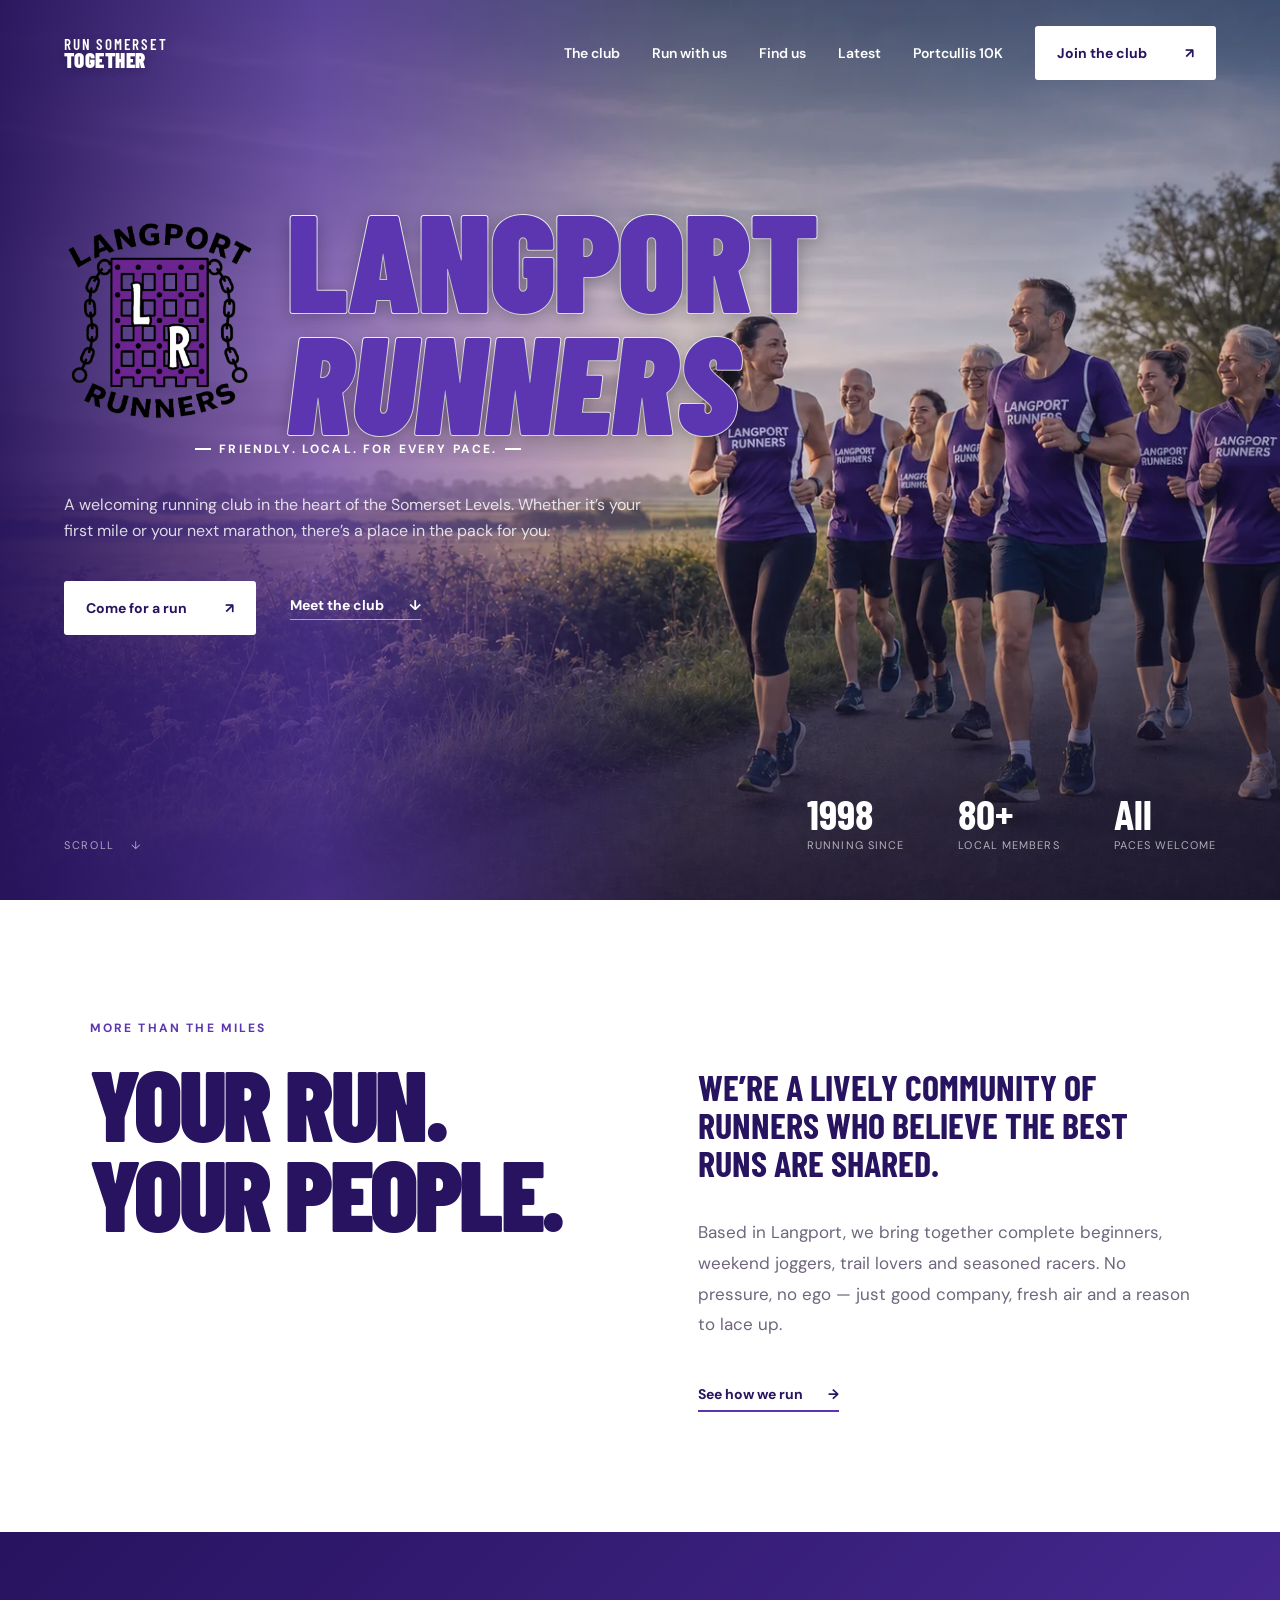
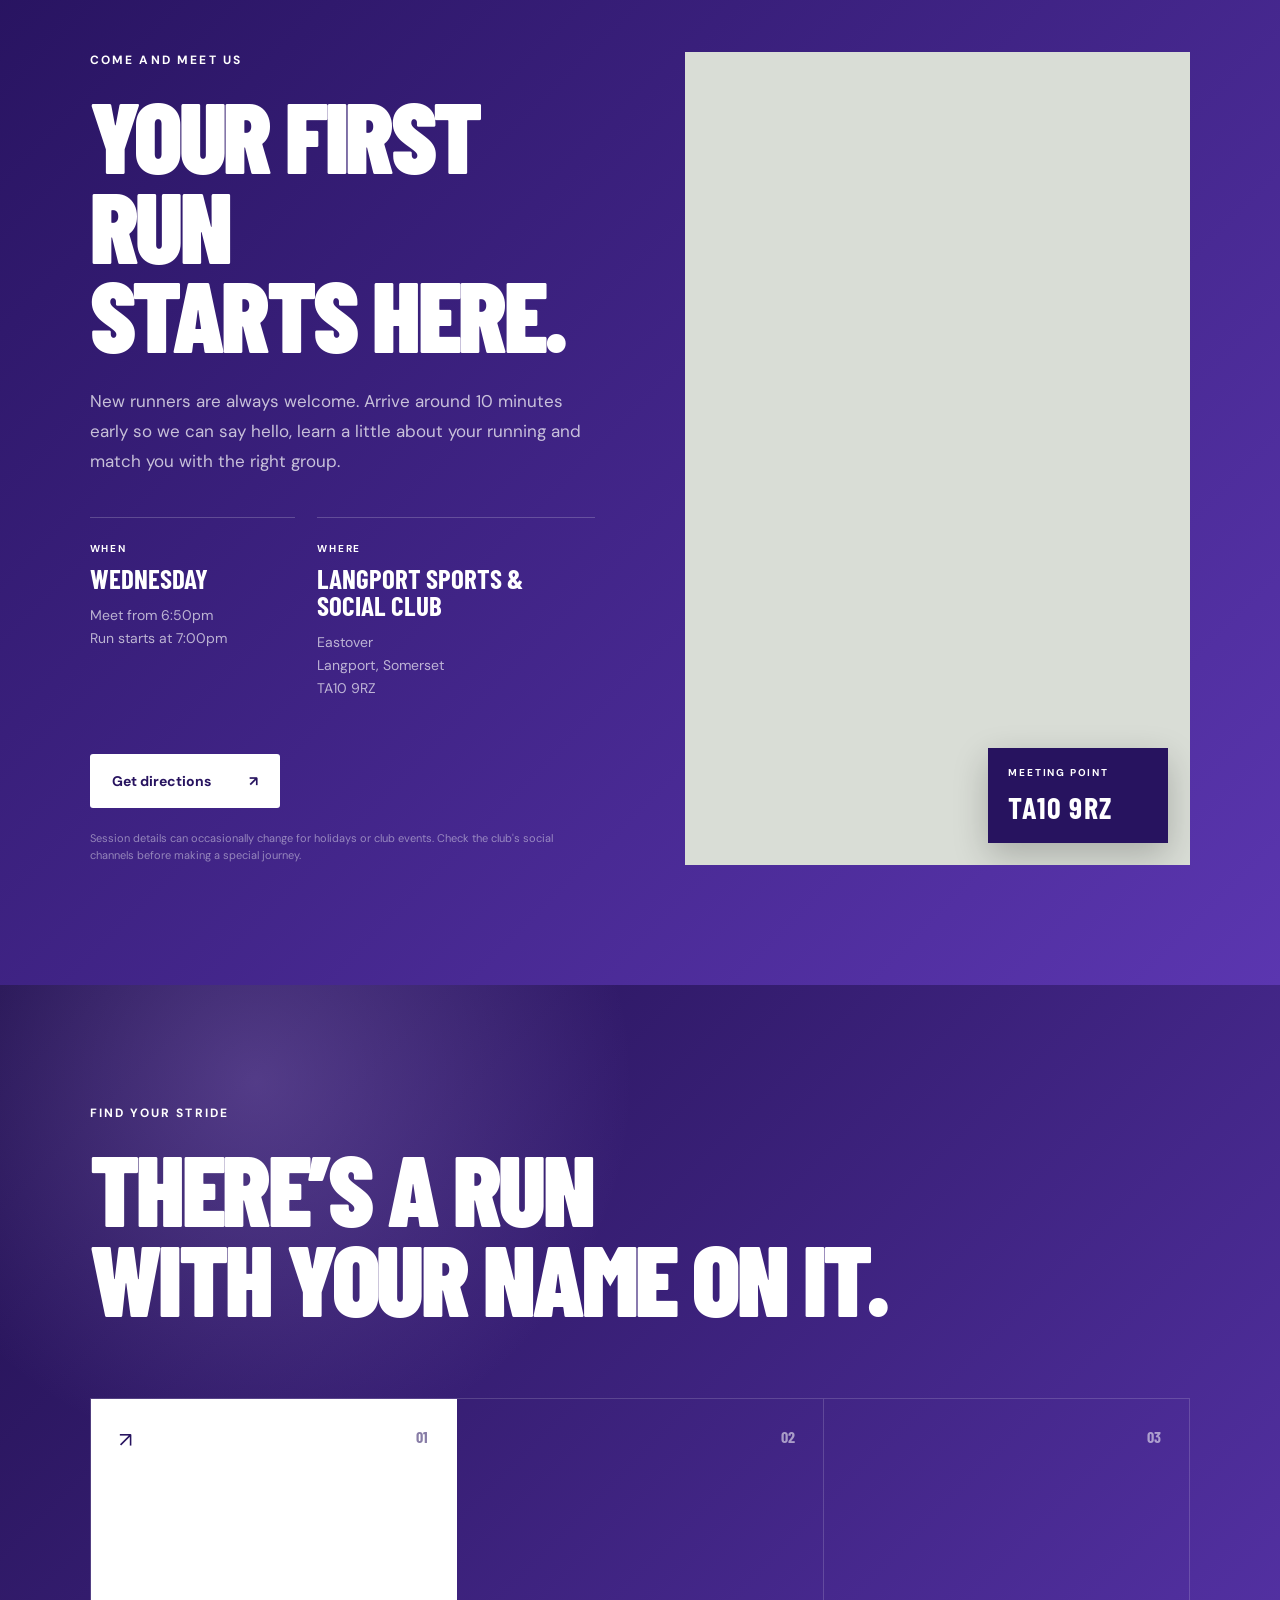
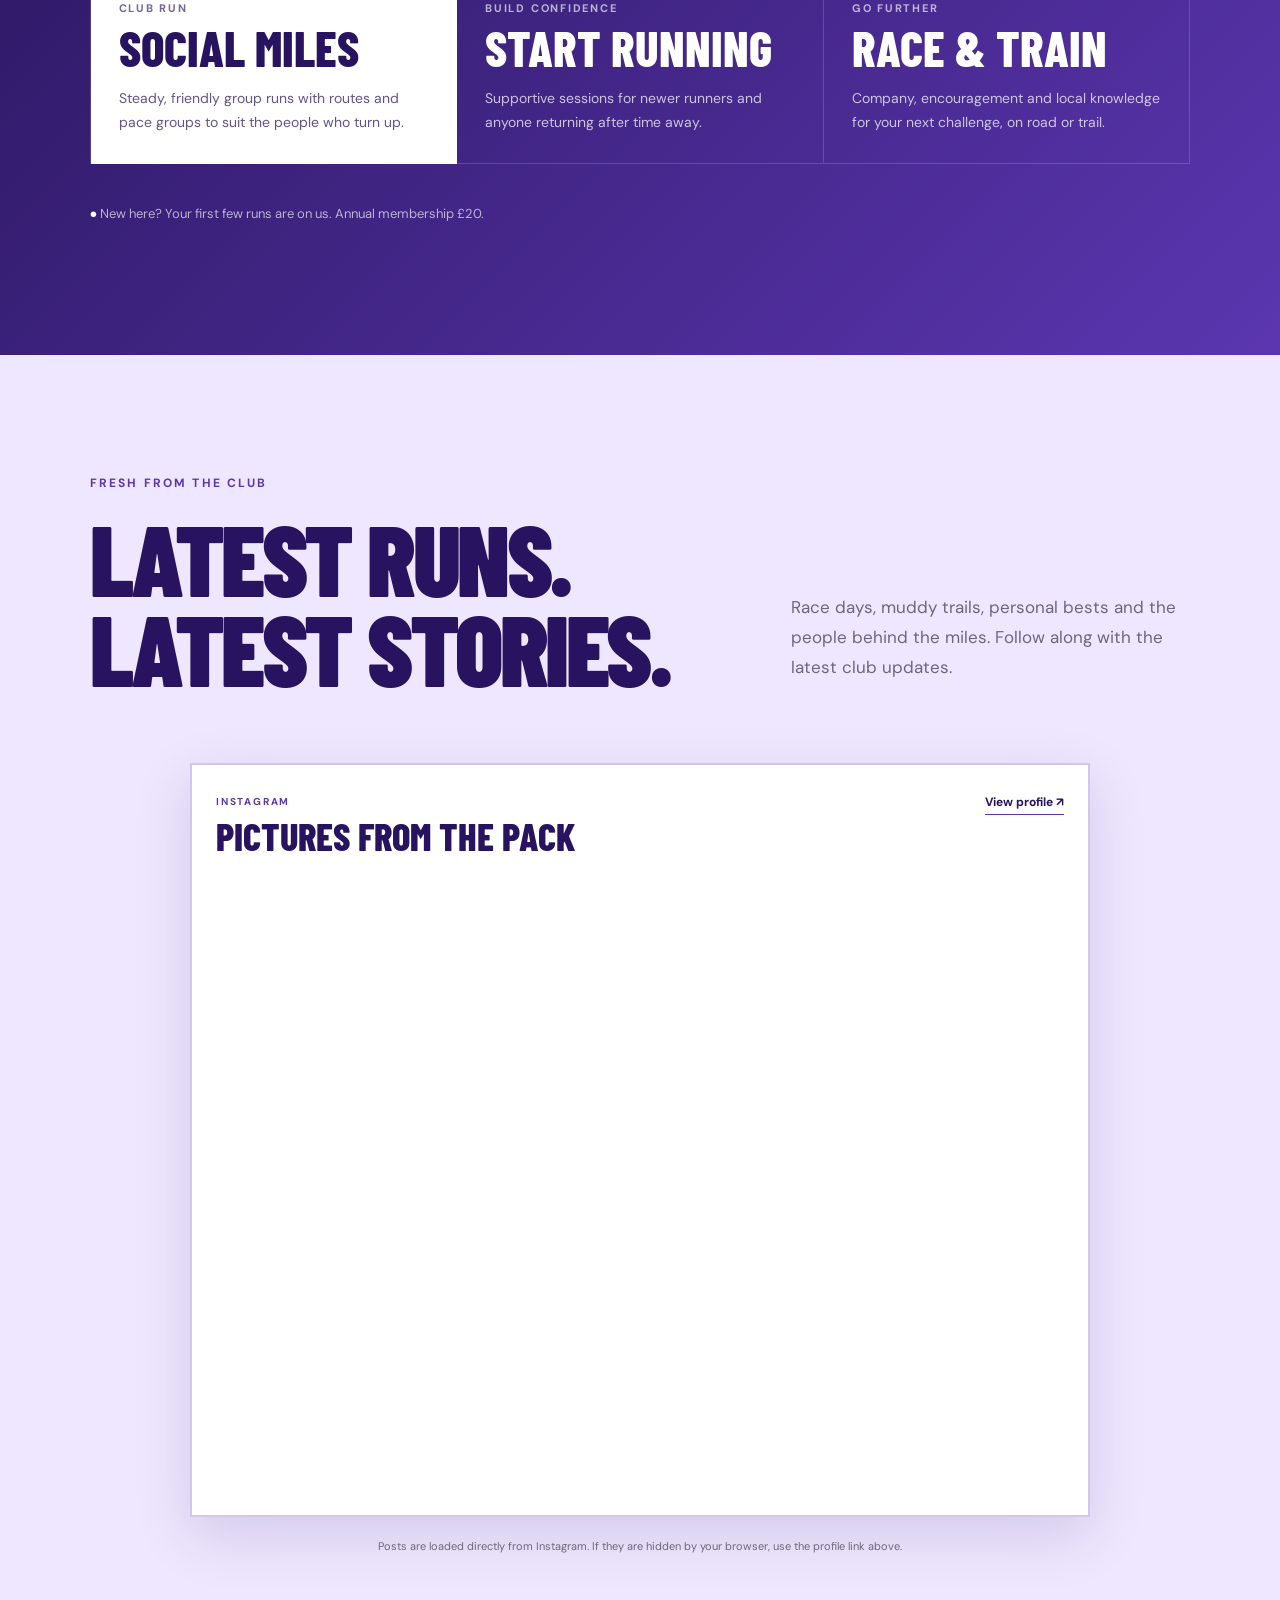
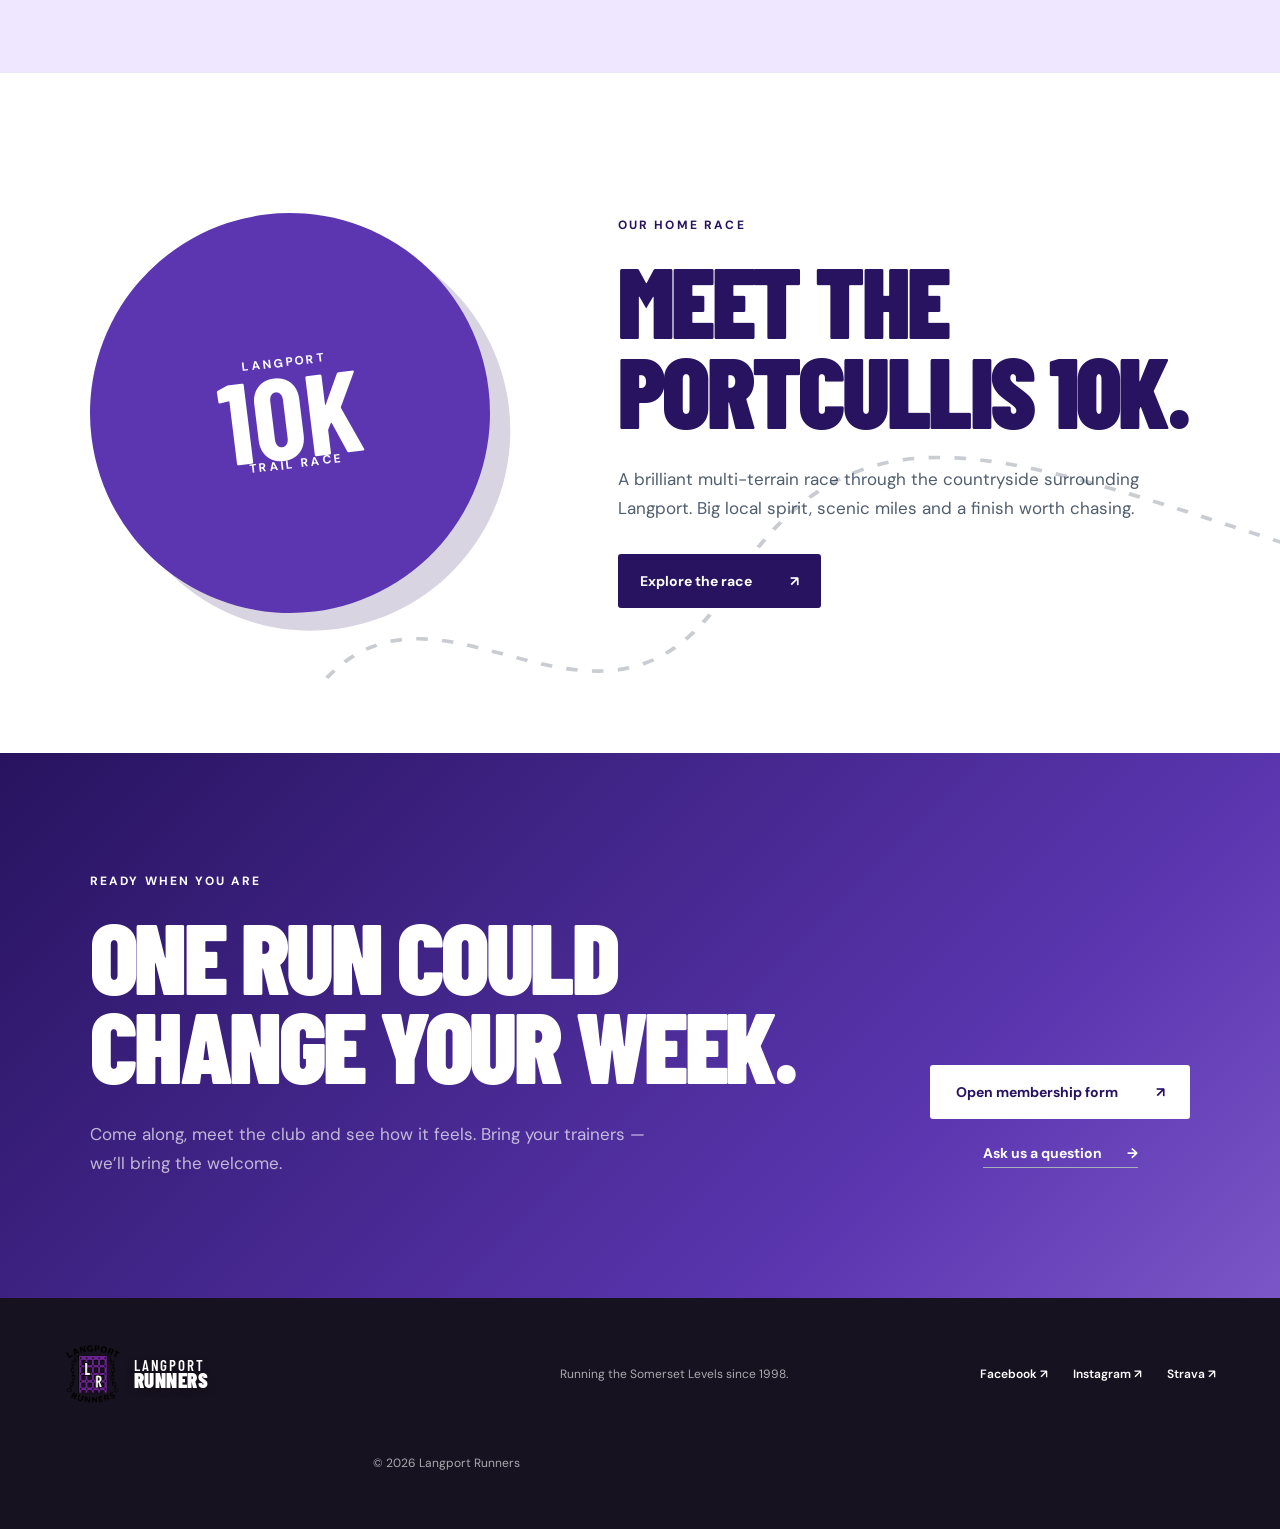
<file: index.html>
<!doctype html>
<html lang="en">
<head>
  <meta charset="utf-8">
  <meta name="viewport" content="width=device-width, initial-scale=1">
  <meta name="description" content="Join Langport Runners, a friendly Somerset running club for all abilities. Weekly Wednesday runs at 7pm from Langport Sports & Social Club.">
  <meta name="robots" content="index,follow,max-image-preview:large">
  <meta name="theme-color" content="#0b1f35">
  <link rel="canonical" href="https://martingibsonhypnotherapy-design.github.io/langport-runners-preview/">
  <meta property="og:type" content="website">
  <meta property="og:site_name" content="Langport Runners">
  <meta property="og:title" content="Langport Runners | Friendly Somerset Running Club">
  <meta property="og:description" content="Run with a welcoming club in the heart of the Somerset Levels. All abilities and paces are welcome.">
  <meta property="og:url" content="https://martingibsonhypnotherapy-design.github.io/langport-runners-preview/">
  <meta property="og:image" content="https://martingibsonhypnotherapy-design.github.io/langport-runners-preview/assets/langport-runners-share.jpg">
  <meta property="og:image:width" content="1200">
  <meta property="og:image:height" content="630">
  <meta property="og:image:alt" content="Langport Runners training in the Somerset countryside">
  <meta name="twitter:card" content="summary_large_image">
  <meta name="twitter:title" content="Langport Runners | Friendly Somerset Running Club">
  <meta name="twitter:description" content="Weekly club runs in Langport for runners of all abilities.">
  <meta name="twitter:image" content="https://martingibsonhypnotherapy-design.github.io/langport-runners-preview/assets/langport-runners-share.jpg">
  <link rel="icon" href="assets/langport-runners-logo.png" type="image/png">
  <link rel="apple-touch-icon" href="assets/langport-runners-logo.png">
  <link rel="manifest" href="site.webmanifest">
  <title>Langport Runners | Friendly Somerset Running Club</title>
  <link rel="preconnect" href="https://fonts.googleapis.com">
  <link rel="preconnect" href="https://fonts.gstatic.com" crossorigin>
  <link href="https://fonts.googleapis.com/css2?family=Barlow+Condensed:ital,wght@0,600;0,700;0,800;0,900;1,800&family=DM+Sans:wght@400;500;600;700&display=swap" rel="stylesheet">
  <link rel="stylesheet" href="styles.css?v=20261022-audit1">
  <style>
    /* Keep matching decorative rules around the homepage tagline, even on cached mobile styles. */
    .hero-content .hero-tagline { display: flex; align-items: center; justify-content: center; gap: 8px; }
    .hero-content .hero-tagline > span { display: none; }
    .hero-content .hero-tagline::before,
    .hero-content .hero-tagline::after { content: ""; display: block; flex: 0 0 16px; width: 16px; height: 2px; background: #fff; }
  </style>
  <script src="script.js" defer></script>
  <script type="application/ld+json">
  {
    "@context": "https://schema.org",
    "@type": "SportsClub",
    "name": "Langport Runners",
    "url": "https://martingibsonhypnotherapy-design.github.io/langport-runners-preview/",
    "logo": "https://martingibsonhypnotherapy-design.github.io/langport-runners-preview/assets/langport-runners-logo.png",
    "image": "https://martingibsonhypnotherapy-design.github.io/langport-runners-preview/assets/langport-runners-share.jpg",
    "description": "A friendly running club in Langport, Somerset, welcoming runners of all abilities.",
    "foundingDate": "1998",
    "address": {
      "@type": "PostalAddress",
      "streetAddress": "Langport Sports & Social Club, Eastover",
      "addressLocality": "Langport",
      "addressRegion": "Somerset",
      "postalCode": "TA10 9RZ",
      "addressCountry": "GB"
    },
    "sameAs": [
      "https://www.facebook.com/langportrunners/",
      "https://www.instagram.com/langport_runners/",
      "https://www.strava.com/clubs/langportrunners"
    ]
  }
  </script>
</head>
<body>
  <header class="site-header" id="top">
    <a class="brand" href="#top" aria-label="Langport Runners home">
      <span>Run Somerset<br><strong>Together</strong></span>
    </a>
    <button class="menu-toggle" aria-expanded="false" aria-controls="site-nav">
      <span></span><span></span><span></span><span class="sr-only">Menu</span>
    </button>
    <nav class="site-nav" id="site-nav" aria-label="Main navigation">
      <a href="#about">The club</a>
      <a href="#sessions">Run with us</a>
      <a href="#visit">Find us</a>
      <a href="#latest">Latest</a>
      <a href="#portcullis">Portcullis 10K</a>
      <a class="nav-cta" href="https://forms.office.com/Pages/ResponsePage.aspx?id=DQSIkWdsW0yxEjajBLZtrQAAAAAAAAAAAANAAW6JnulUOFQyMktWUk9DQTFXREoxSjRMME5SQkY1UC4u" target="_blank" rel="noopener noreferrer">Join the club <span>↗</span></a>
    </nav>
  </header>

  <main>
    <section class="hero">
      <div class="hero-media" role="img" aria-label="A friendly group of runners on a Somerset country lane"></div>
      <div class="hero-shade"></div>
      <div class="hero-content">
        <h1 class="hero-brand">
          <img class="hero-brand-logo" src="assets/langport-runners-logo.png" alt="">
          <span>Langport<br><em>Runners</em></span>
        </h1>
        <p class="eyebrow hero-tagline"><span></span> Friendly. Local. For every pace.</p>
        <p class="hero-copy">A welcoming running club in the heart of the Somerset Levels. Whether it’s your first mile or your next marathon, there’s a place in the pack for you.</p>
        <div class="hero-actions">
          <a class="button button-coral" href="#visit">Come for a run <span>↗</span></a>
          <a class="text-link" href="#about">Meet the club <span>↓</span></a>
        </div>
      </div>
      <div class="hero-stats" aria-label="Club facts">
        <div><strong>1998</strong><span>Running since</span></div>
        <div><strong>80+</strong><span>Local members</span></div>
        <div><strong>All</strong><span>Paces welcome</span></div>
      </div>
      <a class="scroll-cue" href="#about" aria-label="Scroll to learn more">Scroll <span>↓</span></a>
    </section>

    <section class="intro section" id="about">
      <div class="intro-title">
        <p class="kicker">More than the miles</p>
        <h2>Your run.<br>Your people.</h2>
      </div>
      <div class="intro-copy">
        <p class="lead">We’re a lively community of runners who believe the best runs are shared.</p>
        <p>Based in Langport, we bring together complete beginners, weekend joggers, trail lovers and seasoned racers. No pressure, no ego — just good company, fresh air and a reason to lace up.</p>
        <a class="arrow-link" href="#sessions">See how we run <span>→</span></a>
      </div>
    </section>

    <section class="visit section" id="visit">
      <div class="visit-details">
        <p class="kicker">Come and meet us</p>
        <h2>Your first run<br>starts here.</h2>
        <p class="visit-intro">New runners are always welcome. Arrive around 10 minutes early so we can say hello, learn a little about your running and match you with the right group.</p>
        <div class="visit-facts">
          <div class="visit-fact">
            <span>When</span>
            <strong>Wednesday</strong>
            <p>Meet from 6:50pm<br>Run starts at 7:00pm</p>
          </div>
          <div class="visit-fact">
            <span>Where</span>
            <strong>Langport Sports & Social Club</strong>
            <address>Eastover<br>Langport, Somerset<br>TA10 9RZ</address>
          </div>
        </div>
        <div class="visit-actions">
          <a class="button button-coral" href="https://www.google.com/maps/dir/?api=1&destination=Langport+Sports+%26+Social+Club%2C+Eastover%2C+Langport%2C+Somerset%2C+TA10+9RZ" target="_blank" rel="noopener noreferrer">Get directions <span>↗</span></a>
        </div>
        <p class="visit-note">Session details can occasionally change for holidays or club events. Check the club's social channels before making a special journey.</p>
      </div>
      <div class="visit-map">
        <iframe
          src="https://www.google.com/maps?q=Langport+Sports+%26+Social+Club%2C+Eastover%2C+Langport%2C+Somerset%2C+TA10+9RZ&output=embed"
          title="Map showing Langport Sports and Social Club, the Langport Runners meeting point"
          loading="lazy"
          referrerpolicy="no-referrer-when-downgrade">
        </iframe>
        <div class="map-label">
          <span>Meeting point</span>
          <strong>TA10 9RZ</strong>
        </div>
      </div>
    </section>

    <section class="sessions section" id="sessions">
      <div class="section-heading light">
        <p class="kicker">Find your stride</p>
        <h2>There’s a run<br>with your name on it.</h2>
      </div>
      <div class="session-grid">
        <article class="session-card featured">
          <span class="card-number">01</span>
          <div>
            <p class="card-label">Club run</p>
            <h3>Social miles</h3>
            <p>Steady, friendly group runs with routes and pace groups to suit the people who turn up.</p>
          </div>
          <span class="card-icon" aria-hidden="true">↗</span>
        </article>
        <article class="session-card">
          <span class="card-number">02</span>
          <div>
            <p class="card-label">Build confidence</p>
            <h3>Start running</h3>
            <p>Supportive sessions for newer runners and anyone returning after time away.</p>
          </div>
          <span class="card-icon" aria-hidden="true">↗</span>
        </article>
        <article class="session-card">
          <span class="card-number">03</span>
          <div>
            <p class="card-label">Go further</p>
            <h3>Race & train</h3>
            <p>Company, encouragement and local knowledge for your next challenge, on road or trail.</p>
          </div>
          <span class="card-icon" aria-hidden="true">↗</span>
        </article>
      </div>
      <div class="session-note">
        <p><span>●</span> New here? Your first few runs are on us. Annual membership £20.</p>
      </div>
    </section>

    <section class="latest section" id="latest">
      <div class="latest-heading">
        <div>
          <p class="kicker">Fresh from the club</p>
          <h2>Latest runs.<br>Latest stories.</h2>
        </div>
        <p>Race days, muddy trails, personal bests and the people behind the miles. Follow along with the latest club updates.</p>
      </div>
      <div class="social-grid social-grid-single">
        <article class="social-panel social-panel-instagram">
          <div class="social-panel-head">
            <div>
              <span class="social-network">Instagram</span>
              <h3>Pictures from the pack</h3>
            </div>
            <a href="https://www.instagram.com/langport_runners/" target="_blank" rel="noopener noreferrer" aria-label="Open Langport Runners on Instagram">View profile ↗</a>
          </div>
          <div class="social-embed instagram-embed">
            <iframe
              src="https://www.instagram.com/langport_runners/embed/"
              title="Latest pictures from Langport Runners on Instagram"
              loading="lazy"
              allowtransparency="true">
            </iframe>
            <div class="embed-fallback">
              <strong>@langport_runners</strong>
              <span>See the club's latest pictures on Instagram.</span>
              <a href="https://www.instagram.com/langport_runners/" target="_blank" rel="noopener noreferrer">Open Instagram ↗</a>
            </div>
          </div>
        </article>
      </div>
      <p class="social-note">Posts are loaded directly from Instagram. If they are hidden by your browser, use the profile link above.</p>
    </section>

    <section class="race section" id="portcullis">
      <div class="race-badge" aria-hidden="true">
        <span>Langport</span>
        <strong>10K</strong>
        <span>Trail race</span>
      </div>
      <div class="race-content">
        <p class="kicker">Our home race</p>
        <h2>Meet the<br>Portcullis 10K.</h2>
        <p>A brilliant multi-terrain race through the countryside surrounding Langport. Big local spirit, scenic miles and a finish worth chasing.</p>
        <a class="button button-navy" href="portcullis.html">Explore the race <span>↗</span></a>
      </div>
      <div class="route-line" aria-hidden="true">
        <svg viewBox="0 0 700 250" preserveAspectRatio="none"><path d="M-20 180C76 21 178 272 284 106S490 20 728 138" fill="none" stroke="currentColor" stroke-width="3" stroke-dasharray="8 10"/><circle cx="285" cy="105" r="8" fill="currentColor"/></svg>
      </div>
    </section>

    <section class="join section" id="join">
      <div class="join-content">
        <p class="kicker">Ready when you are</p>
        <h2>One run could<br>change your week.</h2>
        <p>Come along, meet the club and see how it feels. Bring your trainers — we’ll bring the welcome.</p>
      </div>
      <div class="join-actions">
        <a class="button button-coral" href="https://forms.office.com/Pages/ResponsePage.aspx?id=DQSIkWdsW0yxEjajBLZtrQAAAAAAAAAAAANAAW6JnulUOFQyMktWUk9DQTFXREoxSjRMME5SQkY1UC4u" target="_blank" rel="noopener noreferrer">Open membership form <span>↗</span></a>
        <a class="text-link dark" href="https://www.instagram.com/langport_runners/" target="_blank" rel="noopener noreferrer">Ask us a question <span>→</span></a>
      </div>
    </section>
  </main>

  <footer class="site-footer">
    <a class="brand footer-brand" href="#top">
      <img class="brand-logo" src="assets/langport-runners-logo.png" alt="">
      <span>Langport<br><strong>Runners</strong></span>
    </a>
    <p>Running the Somerset Levels since 1998.</p>
    <div class="footer-links">
      <a href="https://www.facebook.com/langportrunners/" target="_blank" rel="noopener noreferrer" aria-label="Follow Langport Runners on Facebook">Facebook ↗</a>
      <a href="https://www.instagram.com/langport_runners/" target="_blank" rel="noopener noreferrer" aria-label="Follow Langport Runners on Instagram">Instagram ↗</a>
      <a href="https://www.strava.com/clubs/langportrunners" target="_blank" rel="noopener noreferrer" aria-label="Join Langport Runners on Strava">Strava ↗</a>
    </div>
    <p class="copyright">© <span id="year"></span> Langport Runners</p>
  </footer>
</body>
</html>
</file>
<file: styles.css>
:root {
  --navy: #27135f;
  --navy-soft: #3a2380;
  --coral: #6b45c6;
  --lime: #ffffff;
  --cream: #ffffff;
  --white: #fff;
  --ink: #17121f;
  --muted: #6f667c;
  --club-purple: #5b36b0;
  --club-purple-dark: #27135f;
  --club-yellow: #ffffff;
  --club-black: #17121f;
  --display: "Barlow Condensed", Impact, sans-serif;
  --body: "DM Sans", Arial, sans-serif;
}

* { box-sizing: border-box; }
html { scroll-behavior: smooth; }
body {
  margin: 0;
  overflow-x: hidden;
  color: var(--ink);
  background: var(--white);
  font-family: var(--body);
  -webkit-font-smoothing: antialiased;
}
a { color: inherit; text-decoration: none; }
button { font: inherit; }
.sr-only { position: absolute; width: 1px; height: 1px; padding: 0; margin: -1px; overflow: hidden; clip: rect(0,0,0,0); white-space: nowrap; border: 0; }

.site-header {
  position: absolute;
  z-index: 20;
  top: 0;
  left: 0;
  width: 100%;
  display: flex;
  align-items: center;
  justify-content: space-between;
  padding: 26px 5vw;
  color: white;
}
.brand { color: white; text-shadow: 0 2px 10px rgba(0,0,0,.22); }
.brand { display: inline-flex; align-items: center; gap: 12px; font-family: var(--display); font-size: 15px; font-weight: 600; line-height: .82; letter-spacing: .12em; text-transform: uppercase; }
.brand strong { color: white; }
.brand strong { font-size: 21px; font-weight: 900; letter-spacing: .02em; }
.brand-logo { width: 58px; height: 59px; flex: 0 0 auto; object-fit: contain; image-rendering: auto; }
.site-nav { display: flex; align-items: center; gap: 32px; font-size: 14px; font-weight: 600; }
.site-nav > a:not(.nav-cta) { transition: color .2s; }
.site-nav > a:not(.nav-cta):hover { color: var(--club-yellow); }
.nav-cta, .button {
  display: inline-flex;
  align-items: center;
  justify-content: center;
  gap: 38px;
  min-height: 54px;
  padding: 0 22px;
  font-size: 14px;
  font-weight: 700;
  border-radius: 3px;
  transition: transform .2s, background .2s;
}
.nav-cta { color: var(--club-purple-dark); background: white; }
.nav-cta:hover, .button:hover { transform: translateY(-3px); }
.menu-toggle { display: none; color: white; background: none; border: 0; }

.hero { position: relative; min-height: 820px; height: 100vh; max-height: 1000px; color: white; overflow: hidden; background: var(--navy); }
.hero-media { position: absolute; inset: 0; background: url("assets/langport-runners-hero-v2.webp") center center / cover no-repeat; transform: scale(1.01); }
.hero-shade { position: absolute; inset: 0; background: linear-gradient(90deg, rgba(39,19,95,.94) 0%, rgba(91,54,176,.67) 25%, rgba(91,54,176,.12) 54%, rgba(39,19,95,.18) 100%), linear-gradient(0deg, rgba(23,18,31,.68) 0%, transparent 38%); }
.hero-content { position: relative; z-index: 2; width: 56%; padding: 22vh 5vw 0; }
.eyebrow, .kicker { margin: 0 0 22px; font-size: 12px; font-weight: 700; letter-spacing: .18em; text-transform: uppercase; }
.eyebrow { display: flex; align-items: center; gap: 12px; color: white; }
.eyebrow span { width: 32px; height: 2px; background: currentColor; }
.hero-tagline span { width: 16px; flex: 0 0 16px; }
.hero-tagline::after { content: ""; display: block; width: 16px; height: 2px; flex: 0 0 16px; background: currentColor; }
h1, h2, h3 { margin: 0; font-family: var(--display); text-transform: uppercase; }
h1 { max-width: 790px; font-size: clamp(86px, 10.8vw, 166px); font-weight: 900; line-height: .88; letter-spacing: -.012em; }
h1 em { color: white; font-style: italic; text-shadow: 0 4px 18px rgba(0,0,0,.28); }
.hero-brand {
  display: flex;
  align-items: center;
  gap: clamp(18px, 2.4vw, 34px);
  max-width: 950px;
  width: max-content;
  padding: 0;
  margin-left: 0;
  background: transparent;
}
.hero-brand span {
  display: block;
  color: var(--club-purple);
  -webkit-text-stroke: 2px white;
  paint-order: stroke fill;
  text-shadow: 0 4px 18px rgba(0,0,0,.28);
}
.hero-brand em {
  color: var(--club-purple);
  -webkit-text-stroke: 2px white;
}
.hero-brand-logo { width: clamp(170px, 15vw, 250px); height: auto; flex: 0 0 auto; object-fit: contain; }
.hero-copy { max-width: 600px; margin: 35px 0 0; color: rgba(255,255,255,.82); font-size: clamp(16px, 1.25vw, 20px); line-height: 1.6; }
.hero-actions { display: flex; align-items: center; gap: 34px; margin-top: 38px; }
.button-coral { color: var(--club-purple-dark); background: white; }
.button-navy { color: white; background: var(--navy); }
.text-link, .arrow-link { display: inline-flex; align-items: center; gap: 25px; font-size: 14px; font-weight: 700; }
.text-link { padding-bottom: 5px; border-bottom: 1px solid rgba(255,255,255,.55); }
.text-link.dark { border-color: #a8afb7; }
.hero-stats { position: absolute; z-index: 2; right: 5vw; bottom: 48px; display: flex; gap: 54px; }
.hero-stats div { display: flex; flex-direction: column; }
.hero-stats strong { color: white; font-family: var(--display); font-size: 42px; line-height: 1; }
.hero-stats span { margin-top: 4px; color: rgba(255,255,255,.64); font-size: 11px; letter-spacing: .1em; text-transform: uppercase; }
.scroll-cue { position: absolute; z-index: 2; bottom: 48px; left: 5vw; display: flex; gap: 16px; color: rgba(255,255,255,.6); font-size: 11px; letter-spacing: .15em; text-transform: uppercase; }

.section { padding: 120px 7vw; }
.intro { display: grid; grid-template-columns: 1fr 1fr; gap: 9vw; background: white; }
.kicker { color: var(--club-purple); }
.intro h2, .section-heading h2, .race h2, .join h2 { font-size: clamp(62px, 7.8vw, 118px); font-weight: 900; line-height: .9; letter-spacing: -.035em; }
.intro h2, .latest-heading h2 { color: var(--club-purple-dark); }
.intro-copy { max-width: 600px; padding-top: 48px; }
.intro-copy .lead { margin-top: 0; color: var(--navy); font-family: var(--display); font-size: 36px; font-weight: 700; line-height: 1.05; text-transform: uppercase; }
.intro-copy p:not(.lead) { color: var(--muted); font-size: 17px; line-height: 1.8; }
.arrow-link { margin-top: 28px; color: var(--navy); border-bottom: 2px solid var(--club-purple); padding-bottom: 7px; }

.visit { display: grid; grid-template-columns: 1fr 1fr; gap: 7vw; color: white; background: linear-gradient(135deg, var(--club-purple-dark) 0%, var(--club-purple) 100%); }
.visit-details { max-width: 720px; }
.visit h2 { font-size: clamp(62px, 7.8vw, 118px); font-weight: 900; line-height: .9; letter-spacing: -.035em; }
.visit .kicker { color: white; }
.visit-intro { max-width: 630px; margin: 28px 0 0; color: rgba(255,255,255,.72); font-size: 17px; line-height: 1.75; }
.visit-facts { display: grid; grid-template-columns: .85fr 1.15fr; gap: 22px; margin-top: 40px; }
.visit-fact { padding: 24px 0; border-top: 1px solid rgba(255,255,255,.2); }
.visit-fact > span, .map-label span { display: block; margin-bottom: 10px; color: white; font-size: 10px; font-weight: 700; letter-spacing: .18em; text-transform: uppercase; }
.visit-fact strong { display: block; font-family: var(--display); font-size: 27px; line-height: 1; text-transform: uppercase; }
.visit-fact p, .visit-fact address { margin: 12px 0 0; color: rgba(255,255,255,.66); font-size: 14px; font-style: normal; line-height: 1.65; }
.visit-actions { display: flex; align-items: center; gap: 28px; margin-top: 30px; }
.visit-note { max-width: 600px; margin: 22px 0 0; color: rgba(255,255,255,.45); font-size: 11px; line-height: 1.6; }
.visit-map { position: relative; min-height: 620px; overflow: hidden; background: #d9ddd6; }
.visit-map iframe { width: 100%; height: 100%; min-height: 620px; display: block; border: 0; filter: saturate(.78) contrast(1.04); }
.map-label { position: absolute; right: 22px; bottom: 22px; min-width: 180px; padding: 18px 20px; color: white; background: var(--navy); box-shadow: 0 12px 35px rgba(0,0,0,.22); }
.map-label strong { font-family: var(--display); font-size: 30px; letter-spacing: .04em; }

.sessions { color: white; background: radial-gradient(circle at 20% 10%, rgba(200,168,255,.26), transparent 28%), linear-gradient(135deg, #21104f 0%, #5b36b0 100%); }
.section-heading.light .kicker { color: white; }
.section-heading h2 { max-width: 930px; }
.session-grid { display: grid; grid-template-columns: repeat(3, 1fr); margin-top: 75px; border-top: 1px solid rgba(255,255,255,.16); border-left: 1px solid rgba(255,255,255,.16); }
.session-card { position: relative; min-height: 365px; display: flex; flex-direction: column; justify-content: space-between; padding: 28px; border-right: 1px solid rgba(255,255,255,.16); border-bottom: 1px solid rgba(255,255,255,.16); transition: background .25s, color .25s; }
.session-card:hover, .session-card.featured { color: var(--club-purple-dark); background: white; }
.card-number { align-self: flex-end; font-family: var(--display); font-weight: 700; opacity: .55; }
.card-label { margin-bottom: 10px; font-size: 11px; font-weight: 700; letter-spacing: .16em; text-transform: uppercase; opacity: .65; }
.session-card h3 { font-size: 49px; font-weight: 800; line-height: .95; }
.session-card p:last-child { max-width: 330px; margin: 16px 0 0; font-size: 14px; line-height: 1.7; opacity: .72; }
.card-icon { position: absolute; top: 27px; left: 28px; font-size: 21px; opacity: 0; transition: opacity .2s; }
.session-card:hover .card-icon, .session-card.featured .card-icon { opacity: 1; }
.session-note { display: flex; align-items: center; justify-content: space-between; margin-top: 28px; color: rgba(255,255,255,.65); font-size: 13px; }
.session-note p span { color: white; }
.session-note a { color: white; font-weight: 700; border-bottom: 1px solid rgba(255,255,255,.5); padding-bottom: 4px; }

.latest { background: #efe7ff; }
.latest-heading { display: grid; grid-template-columns: 1.2fr .8fr; align-items: end; gap: 8vw; }
.latest-heading h2 { font-size: clamp(62px, 7.8vw, 118px); font-weight: 900; line-height: .9; letter-spacing: -.035em; }
.latest-heading > p { max-width: 520px; margin: 0 0 10px; color: var(--muted); font-size: 17px; line-height: 1.75; }
.social-grid { display: grid; grid-template-columns: 1fr 1fr; gap: 28px; margin-top: 70px; }
.social-grid-single { grid-template-columns: minmax(0, 900px); justify-content: center; }
.social-panel { min-width: 0; padding: 24px; background: white; border: 2px solid rgba(91,54,176,.28); box-shadow: 0 18px 55px rgba(39,19,95,.14); }
.social-panel-head { min-height: 82px; display: flex; align-items: flex-start; justify-content: space-between; gap: 20px; }
.social-network { color: var(--club-purple); font-size: 10px; font-weight: 700; letter-spacing: .18em; text-transform: uppercase; }
.social-panel h3 { margin-top: 7px; color: var(--navy); font-size: clamp(28px, 3vw, 43px); font-weight: 800; line-height: 1; }
.social-panel-head > a { flex: 0 0 auto; margin-top: 5px; color: var(--navy); font-size: 12px; font-weight: 700; border-bottom: 1px solid var(--club-purple); padding-bottom: 4px; }
.social-embed { position: relative; min-height: 620px; overflow: hidden; background: #f1eee8; }
.social-embed iframe { position: relative; z-index: 2; display: block; width: 100%; height: 620px; border: 0; background: white; }
.embed-fallback { position: absolute; z-index: 1; inset: 0; display: flex; flex-direction: column; align-items: center; justify-content: center; gap: 12px; padding: 40px; color: var(--navy); text-align: center; }
.embed-fallback strong { font-family: var(--display); font-size: 34px; text-transform: uppercase; }
.embed-fallback span { max-width: 280px; color: var(--muted); font-size: 14px; line-height: 1.6; }
.embed-fallback a { margin-top: 8px; color: var(--club-purple); font-size: 13px; font-weight: 700; }
.social-note { margin: 22px 0 0; color: var(--muted); font-size: 11px; text-align: center; }

.race { position: relative; min-height: 680px; display: grid; grid-template-columns: .8fr 1.2fr; align-items: center; gap: 10vw; overflow: hidden; background: white; }
.race-badge { position: relative; z-index: 2; width: min(32vw, 400px); aspect-ratio: 1; display: flex; flex-direction: column; align-items: center; justify-content: center; color: white; background: var(--club-purple); border-radius: 50%; transform: rotate(-7deg); box-shadow: 18px 20px 0 rgba(39,19,95,.18); }
.race-badge span { font-size: 12px; font-weight: 700; letter-spacing: .2em; text-transform: uppercase; }
.race-badge strong { font-family: var(--display); font-size: clamp(78px, 9vw, 138px); line-height: .75; }
.race-content { position: relative; z-index: 2; max-width: 720px; }
.race-content .kicker { color: var(--club-purple-dark); }
.race-content h2 { color: var(--club-purple-dark); }
.race-content p:not(.kicker) { max-width: 570px; margin: 30px 0; color: rgba(11,31,53,.72); font-size: 17px; line-height: 1.75; }
.route-line { position: absolute; inset: auto -4vw 0 25vw; height: 300px; color: rgba(11,31,53,.22); transform: rotate(-5deg); }
.route-line svg { width: 100%; height: 100%; }

.join { display: flex; align-items: flex-end; justify-content: space-between; gap: 6vw; color: white; background: linear-gradient(135deg, var(--club-purple-dark) 0%, var(--club-purple) 72%, #7a56c7 100%); }
.join-content { max-width: 850px; }
.join-content .kicker { color: white; }
.join-content > p:last-child { max-width: 560px; margin: 30px 0 0; color: rgba(255,255,255,.68); font-size: 17px; line-height: 1.7; }
.join-actions { flex: 0 0 260px; display: flex; flex-direction: column; align-items: stretch; gap: 25px; padding-bottom: 10px; }
.join-actions .text-link { align-self: center; }

.site-footer { display: grid; grid-template-columns: 1.2fr 1fr auto; align-items: center; gap: 40px; padding: 46px 5vw; color: rgba(255,255,255,.64); background: var(--club-black); font-size: 12px; }
.footer-brand { color: white; }
.footer-links { display: flex; gap: 25px; color: white; font-weight: 600; }
.copyright { text-align: right; }

@media (max-width: 900px) {
  .site-header { padding: max(16px, env(safe-area-inset-top)) 24px 16px; }
  .menu-toggle { z-index: 22; display: flex; width: 48px; height: 48px; flex-direction: column; align-items: center; justify-content: center; gap: 5px; }
  .menu-toggle span:not(.sr-only) { width: 24px; height: 2px; background: currentColor; transition: transform .2s, opacity .2s; }
  .menu-toggle[aria-expanded="true"] span:nth-child(1) { transform: translateY(7px) rotate(45deg); }
  .menu-toggle[aria-expanded="true"] span:nth-child(2) { opacity: 0; }
  .menu-toggle[aria-expanded="true"] span:nth-child(3) { transform: translateY(-7px) rotate(-45deg); }
  .site-nav { position: fixed; inset: 0; display: none; flex-direction: column; justify-content: center; gap: 24px; padding: 90px 24px max(30px, env(safe-area-inset-bottom)); color: white; background: var(--navy); font-family: var(--display); font-size: 28px; text-align: center; text-transform: uppercase; overflow-y: auto; }
  .site-nav.open { display: flex; }
  .site-nav > a { min-height: 44px; display: flex; align-items: center; justify-content: center; }
  .nav-cta { font-family: var(--body); font-size: 14px; text-transform: none; }
  .hero { min-height: 760px; height: 100svh; max-height: none; }
  .hero-media { background-position: 61% center; }
  .hero-shade { background: linear-gradient(90deg, rgba(39,19,95,.90) 0%, rgba(91,54,176,.55) 28%, rgba(91,54,176,.12) 65%, rgba(39,19,95,.18) 100%), linear-gradient(0deg, rgba(23,18,31,.76) 0%, transparent 48%); }
  .hero-content { width: min(90%, 700px); padding: 21vh 24px 0; }
  .hero-brand { max-width: 760px; }
  .hero-copy { max-width: 520px; }
  .hero-stats { right: 24px; bottom: 30px; gap: 25px; }
  .scroll-cue { display: none; }
  .section { padding: 82px 24px; }
  .intro { grid-template-columns: 1fr; gap: 10px; }
  .intro-copy { padding-top: 20px; }
  .visit { grid-template-columns: 1fr; gap: 55px; }
  .visit-map, .visit-map iframe { min-height: 500px; }
  .session-grid { grid-template-columns: 1fr; }
  .session-card { min-height: 275px; }
  .latest-heading { grid-template-columns: 1fr; gap: 25px; }
  .social-grid { grid-template-columns: 1fr; margin-top: 48px; }
  .race { grid-template-columns: 1fr; gap: 65px; text-align: left; }
  .race-badge { width: min(70vw, 380px); margin: auto; }
  .join { align-items: flex-start; flex-direction: column; }
  .join-actions { width: 100%; flex-basis: auto; }
  .site-footer { grid-template-columns: 1fr 1fr; }
  .site-footer > p:nth-child(2) { display: none; }
  .footer-links { flex-wrap: wrap; row-gap: 14px; }
}

@media (max-width: 570px) {
  .site-header { padding-inline: 18px; }
  .brand { font-size: 13px; }
  .brand strong { font-size: 18px; }
  .brand-logo { width: 46px; height: 47px; }
  .hero { min-height: 1000px; height: auto; }
  .hero-media { background-size: auto calc(100% + 260px); background-position: 69% -230px; }
  .hero-shade { background: linear-gradient(90deg, rgba(39,19,95,.94) 0%, rgba(91,54,176,.78) 36%, rgba(91,54,176,.30) 68%, rgba(39,19,95,.19) 100%), linear-gradient(0deg, rgba(23,18,31,.85) 0%, transparent 58%); }
  .hero-content { width: 100%; padding: 112px 18px 220px; }
  .eyebrow { max-width: 100%; margin: 14px auto 0; justify-content: center; font-size: 10px; line-height: 1.4; text-align: center; }
  .hero-tagline { display: flex; position: relative; clear: both; width: 100%; margin: 24px auto 0; align-items: center; justify-content: center; gap: 8px; text-align: center; }
  h1 { max-width: 100%; font-size: clamp(50px, 16.5vw, 74px); line-height: .94; letter-spacing: 0; }
  h1.hero-brand { display: flex; gap: 6px; width: max-content; max-width: 100%; padding: 0; margin: 0 auto; justify-content: center; align-items: center; font-size: clamp(32px, 9.8vw, 49px); letter-spacing: .095em; }
  .hero-brand span { min-width: 0; transform: none; }
  .hero-brand em { -webkit-text-stroke-width: 1.5px; }
  .hero-brand-logo { width: clamp(58px, 18vw, 82px); }
  .hero-copy { max-width: 380px; margin: 140px -10px 0; padding: 14px 12px; color: #fff; font-size: 17px; font-weight: 700; line-height: 1.55; background: transparent; border-radius: 0; text-shadow: 0 1px 3px rgba(0,0,0,.65); }
  .hero-actions { align-items: stretch; flex-direction: column; gap: 18px; max-width: 310px; margin-top: 26px; }
  .hero-actions .button { width: 100%; min-height: 56px; }
  .hero-actions .text-link { align-self: flex-start; min-height: 44px; }
  .hero-stats { left: 18px; right: auto; bottom: 28px; width: calc(100% - 36px); justify-content: space-between; gap: 8px; }
  .hero-stats strong { font-size: 31px; }
  .hero-stats span { font-size: 8px; letter-spacing: .07em; }
  .section { padding: 68px 18px; }
  .intro h2, .visit h2, .section-heading h2, .latest-heading h2, .race h2, .join h2 { font-size: clamp(52px, 17vw, 76px); line-height: .92; letter-spacing: -.02em; overflow-wrap: normal; }
  .intro-copy .lead { font-size: 27px; line-height: 1.08; }
  .intro-copy p:not(.lead), .visit-intro, .latest-heading > p, .race-content p:not(.kicker), .join-content > p:last-child { font-size: 15px; line-height: 1.7; }
  .visit-facts { grid-template-columns: 1fr; gap: 0; margin-top: 30px; }
  .visit-actions { align-items: stretch; flex-direction: column; gap: 14px; }
  .visit-actions .button { width: 100%; min-height: 58px; }
  .visit-actions .text-link { align-self: flex-start; min-height: 44px; }
  .visit-map, .visit-map iframe { min-height: 390px; }
  .map-label { right: 14px; bottom: 14px; min-width: 155px; }
  .session-grid { margin-top: 45px; }
  .session-card { min-height: 245px; padding: 22px; }
  .session-card h3 { font-size: 42px; }
  .session-note { align-items: flex-start; flex-direction: column; gap: 12px; }
  .social-grid { margin-top: 38px; }
  .social-panel { padding: 12px; box-shadow: 0 12px 35px rgba(11,31,53,.08); }
  .social-panel-head { min-height: 98px; gap: 10px; }
  .social-panel h3 { max-width: 210px; font-size: 30px; }
  .social-panel-head > a { min-height: 44px; display: flex; align-items: center; font-size: 10px; white-space: nowrap; }
  .social-embed, .social-embed iframe { min-height: 480px; height: 480px; }
  .social-note { line-height: 1.5; }
  .race { min-height: auto; }
  .race-badge { width: min(78vw, 320px); }
  .race-content .button, .join-actions .button { width: 100%; min-height: 58px; }
  .join-actions { gap: 18px; }
  .site-footer { grid-template-columns: 1fr; }
  .footer-links { display: grid; grid-template-columns: 1fr 1fr; gap: 16px 20px; margin-top: 10px; }
  .footer-links a { min-height: 32px; display: flex; align-items: center; }
  .copyright { text-align: left; }
}

@media (max-width: 370px) {
  h1 { font-size: 59px; }
  .intro h2, .visit h2, .section-heading h2, .latest-heading h2, .race h2, .join h2 { font-size: 49px; }
  .hero-stats strong { font-size: 27px; }
  .social-panel-head { flex-direction: column; min-height: 132px; }
}

@media (prefers-reduced-motion: reduce) {
  html { scroll-behavior: auto; }
  *, *::before, *::after { transition-duration: .01ms !important; }
}
</file>
